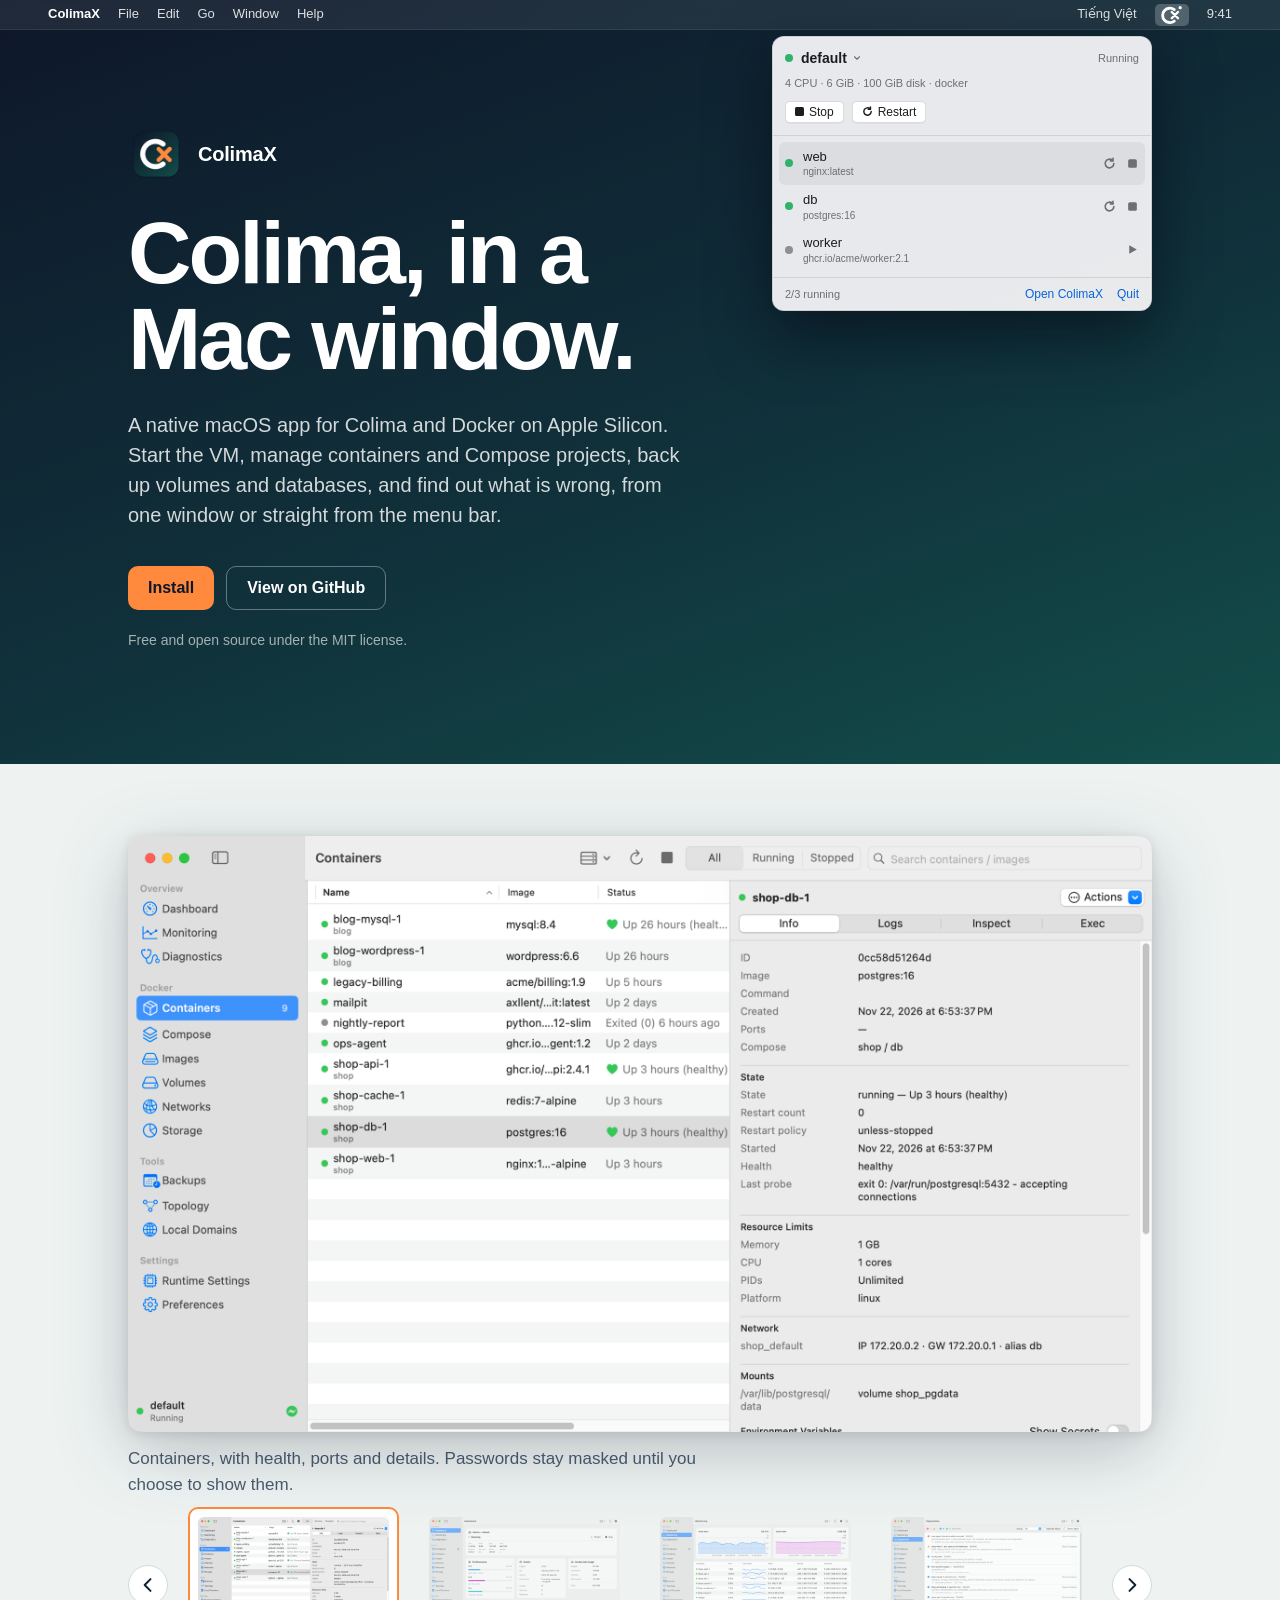
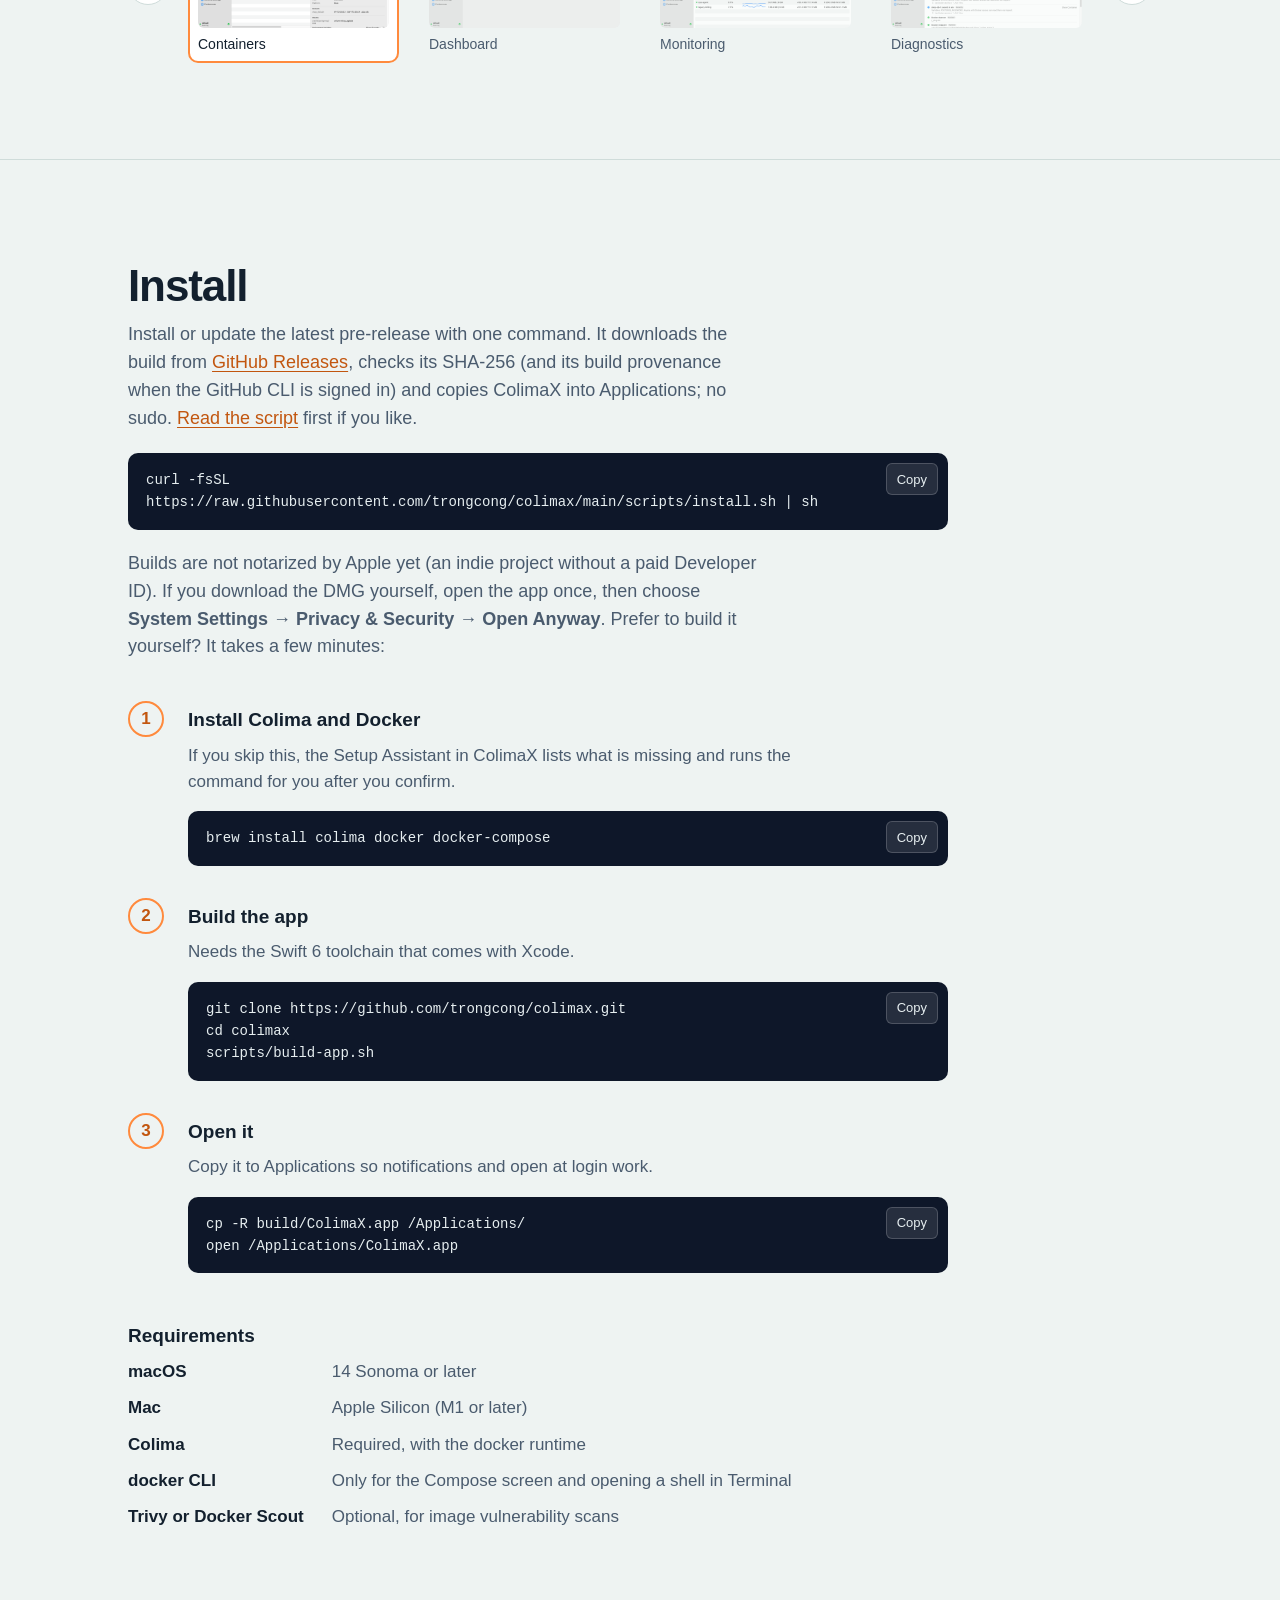
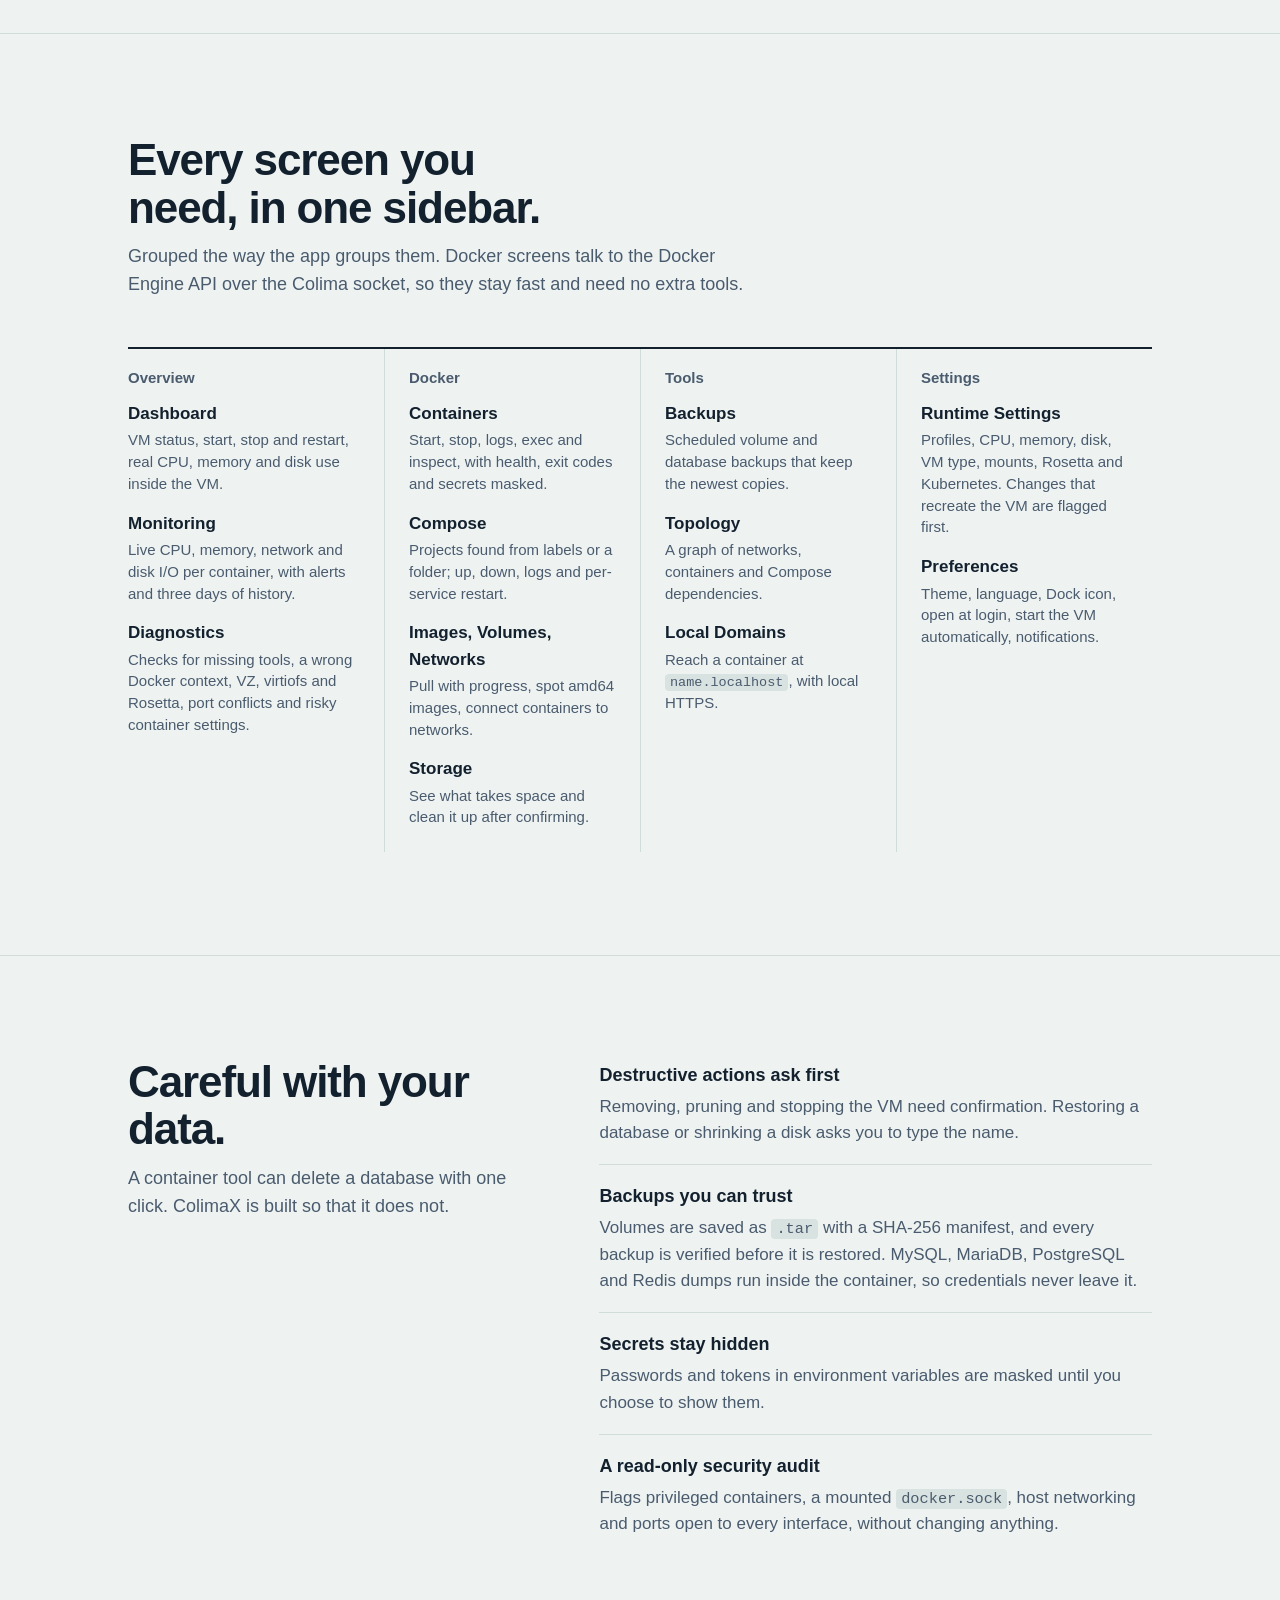
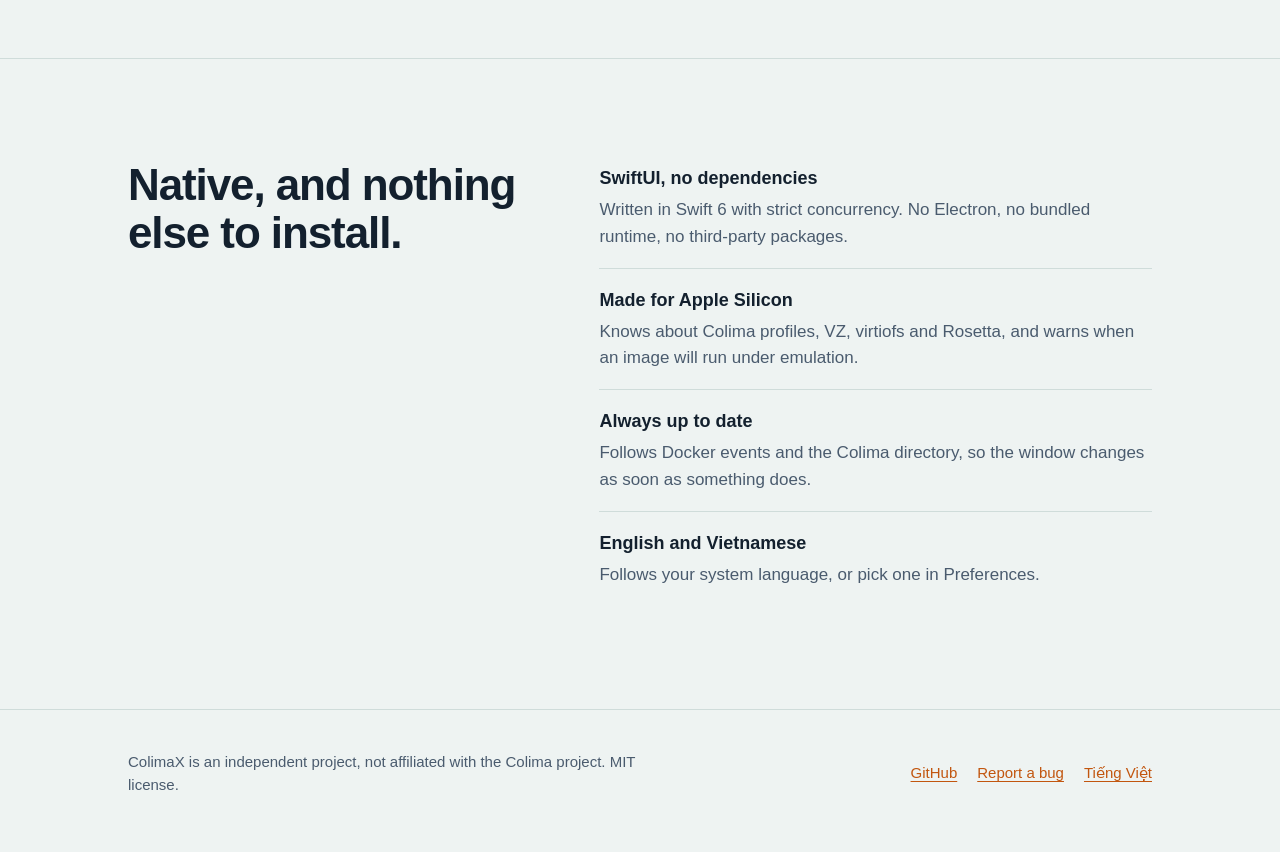
<file: site/index.html>
<!doctype html>
<html lang="en">
<head>
  <meta charset="utf-8">
  <meta name="viewport" content="width=device-width, initial-scale=1">
  <title>ColimaX: Colima and Docker for macOS</title>
  <meta name="description" content="ColimaX is a free, native macOS app for running Colima and Docker on Apple Silicon: VM and profiles, containers, Compose, backups and diagnostics in one window and the menu bar.">
  <meta name="color-scheme" content="light dark">
  <meta property="og:title" content="ColimaX">
  <meta property="og:description" content="A native macOS app for Colima and Docker on Apple Silicon.">
  <meta property="og:image" content="icon.png">
  <link rel="icon" type="image/png" href="icon.png">
  <link rel="apple-touch-icon" href="icon.png">
  <link rel="alternate" hreflang="vi" href="vi/">
  <link rel="stylesheet" href="style.css">
</head>
<body>
<a class="skip" href="#main">Skip to content</a>

<header class="hero">
  <div class="menubar">
    <span class="app" aria-hidden="true">ColimaX</span>
    <span class="item" aria-hidden="true">File</span>
    <span class="item" aria-hidden="true">Edit</span>
    <span class="item" aria-hidden="true">Go</span>
    <span class="item" aria-hidden="true">Window</span>
    <span class="item" aria-hidden="true">Help</span>
    <span class="spacer"></span>
    <a class="lang" href="vi/" hreflang="vi" lang="vi">Tiếng Việt</a>
    <span class="glyph" aria-hidden="true">
      <svg width="21" height="18" viewBox="223 212 659 576" fill="none" stroke="#fff" stroke-linecap="round">
        <!-- Same geometry as MenuBarIcon.swift (1024-pt design space, y flipped for SVG). -->
        <path d="M640 330A230 230 0 1 0 640 694" stroke-width="92"/>
        <path d="M560 604L760 404M760 604L560 404" stroke-width="78"/>
        <circle cx="830" cy="264" r="52" fill="#fff" stroke="none"/>
      </svg>
    </span>
    <span class="clock" aria-hidden="true">9:41</span>
  </div>

  <div class="wrap hero-body">
    <div>
      <div class="brand"><img src="icon.png" alt="" width="56" height="56"><span>ColimaX</span></div>
      <h1>Colima, in a Mac window.</h1>
      <p class="lede">A native macOS app for Colima and Docker on Apple Silicon. Start the VM, manage containers and Compose projects, back up volumes and databases, and find out what is wrong, from one window or straight from the menu bar.</p>
      <div class="actions">
        <a class="button primary" href="#install">Install</a>
        <a class="button secondary" href="https://github.com/trongcong/colimax">View on GitHub</a>
      </div>
      <p class="note">Free and open source under the MIT license.</p>
    </div>

    <div class="popover" role="img" aria-label="The ColimaX menu bar menu: profile default is running with 4 CPU and 6 GiB, two of three containers are running.">
      <div class="pop-head">
        <div class="pop-row"><span class="dot on"></span><span class="profile">default</span><span class="status">Running</span></div>
        <div class="pop-summary">4 CPU · 6 GiB · 100 GiB disk · docker</div>
        <div class="pop-buttons">
          <span><svg width="9" height="9" viewBox="0 0 9 9"><rect width="9" height="9" rx="1.5" fill="currentColor"/></svg>Stop</span>
          <span><svg width="11" height="11" viewBox="0 0 12 12" fill="none" stroke="currentColor" stroke-width="1.6" stroke-linecap="round"><path d="M10 6a4 4 0 1 1-1.2-2.85"/><path d="M9.2 1.2v2.4H6.8"/></svg>Restart</span>
        </div>
      </div>
      <div class="pop-divider"></div>
      <ul class="pop-list">
        <li><span class="dot on"></span><span><span class="name">web</span><span class="image">nginx:latest</span></span>
          <span class="ctl"><svg viewBox="0 0 12 12" fill="none" stroke="currentColor" stroke-width="1.5" stroke-linecap="round"><path d="M10 6a4 4 0 1 1-1.2-2.85"/><path d="M9.2 1.2v2.4H6.8"/></svg><svg viewBox="0 0 12 12"><rect x="2" y="2" width="8" height="8" rx="1.5" fill="currentColor"/></svg></span></li>
        <li><span class="dot on"></span><span><span class="name">db</span><span class="image">postgres:16</span></span>
          <span class="ctl"><svg viewBox="0 0 12 12" fill="none" stroke="currentColor" stroke-width="1.5" stroke-linecap="round"><path d="M10 6a4 4 0 1 1-1.2-2.85"/><path d="M9.2 1.2v2.4H6.8"/></svg><svg viewBox="0 0 12 12"><rect x="2" y="2" width="8" height="8" rx="1.5" fill="currentColor"/></svg></span></li>
        <li><span class="dot"></span><span><span class="name">worker</span><span class="image">ghcr.io/acme/worker:2.1</span></span>
          <span class="ctl"><svg viewBox="0 0 12 12"><path d="M3 2l7 4-7 4z" fill="currentColor"/></svg></span></li>
      </ul>
      <div class="pop-divider"></div>
      <div class="pop-foot"><span>2/3 running</span><b class="push">Open ColimaX</b><b>Quit</b></div>
    </div>
  </div>
</header>

<main id="main">

<section class="shots" data-thumbs-label="Screenshots" data-prev-label="Previous screenshot" data-next-label="Next screenshot" aria-label="Screenshots">
  <div class="wrap">
    <figure class="shot shot-main" data-label="Containers">
      <img src="img/containers.png" width="2200" height="1460" loading="eager" alt="The Containers screen: two Compose projects and standalone containers with health and ports; the details of shop-db-1 show restart policy, memory limit, mounts and environment variables with the password masked.">
      <figcaption>Containers, with health, ports and details. Passwords stay masked until you choose to show them.</figcaption>
    </figure>
    <div class="shot-grid">
      <figure class="shot" data-label="Dashboard">
        <img src="img/dashboard.png" width="2200" height="1460" loading="lazy" alt="The Dashboard: VM running with CPU, memory and disk use inside the VM, Docker engine details and disk usage.">
        <figcaption>Dashboard: what the VM is really using.</figcaption>
      </figure>
      <figure class="shot" data-label="Monitoring">
        <img src="img/monitoring.png" width="2200" height="1460" loading="lazy" alt="The Monitoring screen: live CPU and memory charts and per-container network and disk I/O.">
        <figcaption>Monitoring: live charts per container.</figcaption>
      </figure>
      <figure class="shot" data-label="Diagnostics">
        <img src="img/diagnostics.png" width="2200" height="1460" loading="lazy" alt="The Diagnostics screen: runtime checks and security findings such as a mounted docker.sock and a port open to every interface.">
        <figcaption>Diagnostics: setup checks and a read-only security audit.</figcaption>
      </figure>
    </div>
  </div>
</section>

  <section id="install">
    <div class="wrap">
      <h2>Install</h2>
      <p class="intro">Install or update the latest pre-release with one command. It downloads the build from <a href="https://github.com/trongcong/colimax/releases">GitHub Releases</a>, checks its SHA-256 (and its build provenance when the GitHub CLI is signed in) and copies ColimaX into Applications; no sudo. <a href="https://github.com/trongcong/colimax/blob/main/scripts/install.sh">Read the script</a> first if you like.</p>
      <div class="code-block"><pre class="code"><code>curl -fsSL https://raw.githubusercontent.com/trongcong/colimax/main/scripts/install.sh | sh</code></pre><button class="copy" type="button" data-done="Copied" data-failed="Copy failed">Copy</button></div>
      <p class="intro">Builds are not notarized by Apple yet (an indie project without a paid Developer ID). If you download the DMG yourself, open the app once, then choose <strong>System Settings → Privacy &amp; Security → Open Anyway</strong>. Prefer to build it yourself? It takes a few minutes:</p>
      <ol class="steps">
        <li>
          <h3>Install Colima and Docker</h3>
          <p>If you skip this, the Setup Assistant in ColimaX lists what is missing and runs the command for you after you confirm.</p>
          <div class="code-block"><pre class="code"><code>brew install colima docker docker-compose</code></pre><button class="copy" type="button" data-done="Copied" data-failed="Copy failed">Copy</button></div>
        </li>
        <li>
          <h3>Build the app</h3>
          <p>Needs the Swift 6 toolchain that comes with Xcode.</p>
          <div class="code-block"><pre class="code"><code>git clone https://github.com/trongcong/colimax.git
cd colimax
scripts/build-app.sh</code></pre><button class="copy" type="button" data-done="Copied" data-failed="Copy failed">Copy</button></div>
        </li>
        <li>
          <h3>Open it</h3>
          <p>Copy it to Applications so notifications and open at login work.</p>
          <div class="code-block"><pre class="code"><code>cp -R build/ColimaX.app /Applications/
open /Applications/ColimaX.app</code></pre><button class="copy" type="button" data-done="Copied" data-failed="Copy failed">Copy</button></div>
        </li>
      </ol>

      <h3 class="subhead">Requirements</h3>
      <dl class="requirements">
        <dt>macOS</dt><dd>14 Sonoma or later</dd>
        <dt>Mac</dt><dd>Apple Silicon (M1 or later)</dd>
        <dt>Colima</dt><dd>Required, with the docker runtime</dd>
        <dt>docker CLI</dt><dd>Only for the Compose screen and opening a shell in Terminal</dd>
        <dt>Trivy or Docker Scout</dt><dd>Optional, for image vulnerability scans</dd>
      </dl>
    </div>
  </section>
  <section>
    <div class="wrap">
      <h2>Every screen you need, in one sidebar.</h2>
      <p class="intro">Grouped the way the app groups them. Docker screens talk to the Docker Engine API over the Colima socket, so they stay fast and need no extra tools.</p>
      <div class="sidebar">
        <div class="group">
          <h3>Overview</h3>
          <dl>
            <dt>Dashboard</dt><dd>VM status, start, stop and restart, real CPU, memory and disk use inside the VM.</dd>
            <dt>Monitoring</dt><dd>Live CPU, memory, network and disk I/O per container, with alerts and three days of history.</dd>
            <dt>Diagnostics</dt><dd>Checks for missing tools, a wrong Docker context, VZ, virtiofs and Rosetta, port conflicts and risky container settings.</dd>
          </dl>
        </div>
        <div class="group">
          <h3>Docker</h3>
          <dl>
            <dt>Containers</dt><dd>Start, stop, logs, exec and inspect, with health, exit codes and secrets masked.</dd>
            <dt>Compose</dt><dd>Projects found from labels or a folder; up, down, logs and per-service restart.</dd>
            <dt>Images, Volumes, Networks</dt><dd>Pull with progress, spot amd64 images, connect containers to networks.</dd>
            <dt>Storage</dt><dd>See what takes space and clean it up after confirming.</dd>
          </dl>
        </div>
        <div class="group">
          <h3>Tools</h3>
          <dl>
            <dt>Backups</dt><dd>Scheduled volume and database backups that keep the newest copies.</dd>
            <dt>Topology</dt><dd>A graph of networks, containers and Compose dependencies.</dd>
            <dt>Local Domains</dt><dd>Reach a container at <code>name.localhost</code>, with local HTTPS.</dd>
          </dl>
        </div>
        <div class="group">
          <h3>Settings</h3>
          <dl>
            <dt>Runtime Settings</dt><dd>Profiles, CPU, memory, disk, VM type, mounts, Rosetta and Kubernetes. Changes that recreate the VM are flagged first.</dd>
            <dt>Preferences</dt><dd>Theme, language, Dock icon, open at login, start the VM automatically, notifications.</dd>
          </dl>
        </div>
      </div>
    </div>
  </section>

  <section>
    <div class="wrap split">
      <div>
        <h2>Careful with your data.</h2>
        <p class="intro">A container tool can delete a database with one click. ColimaX is built so that it does not.</p>
      </div>
      <ul class="points">
        <li><strong>Destructive actions ask first</strong><span>Removing, pruning and stopping the VM need confirmation. Restoring a database or shrinking a disk asks you to type the name.</span></li>
        <li><strong>Backups you can trust</strong><span>Volumes are saved as <code>.tar</code> with a SHA-256 manifest, and every backup is verified before it is restored. MySQL, MariaDB, PostgreSQL and Redis dumps run inside the container, so credentials never leave it.</span></li>
        <li><strong>Secrets stay hidden</strong><span>Passwords and tokens in environment variables are masked until you choose to show them.</span></li>
        <li><strong>A read-only security audit</strong><span>Flags privileged containers, a mounted <code>docker.sock</code>, host networking and ports open to every interface, without changing anything.</span></li>
      </ul>
    </div>
  </section>

  <section>
    <div class="wrap split">
      <div>
        <h2>Native, and nothing else to install.</h2>
      </div>
      <ul class="points">
        <li><strong>SwiftUI, no dependencies</strong><span>Written in Swift 6 with strict concurrency. No Electron, no bundled runtime, no third-party packages.</span></li>
        <li><strong>Made for Apple Silicon</strong><span>Knows about Colima profiles, VZ, virtiofs and Rosetta, and warns when an image will run under emulation.</span></li>
        <li><strong>Always up to date</strong><span>Follows Docker events and the Colima directory, so the window changes as soon as something does.</span></li>
        <li><strong>English and Vietnamese</strong><span>Follows your system language, or pick one in Preferences.</span></li>
      </ul>
    </div>
  </section>
</main>

<footer>
  <div class="wrap">
    <p>ColimaX is an independent project, not affiliated with the Colima project. MIT license.</p>
    <nav aria-label="Links">
      <a href="https://github.com/trongcong/colimax">GitHub</a>
      <a href="https://github.com/trongcong/colimax/issues">Report a bug</a>
      <a href="vi/" hreflang="vi" lang="vi">Tiếng Việt</a>
    </nav>
  </div>
</footer>

<script src="copy.js"></script>
<script src="gallery.js"></script>
</body>
</html>
</file>
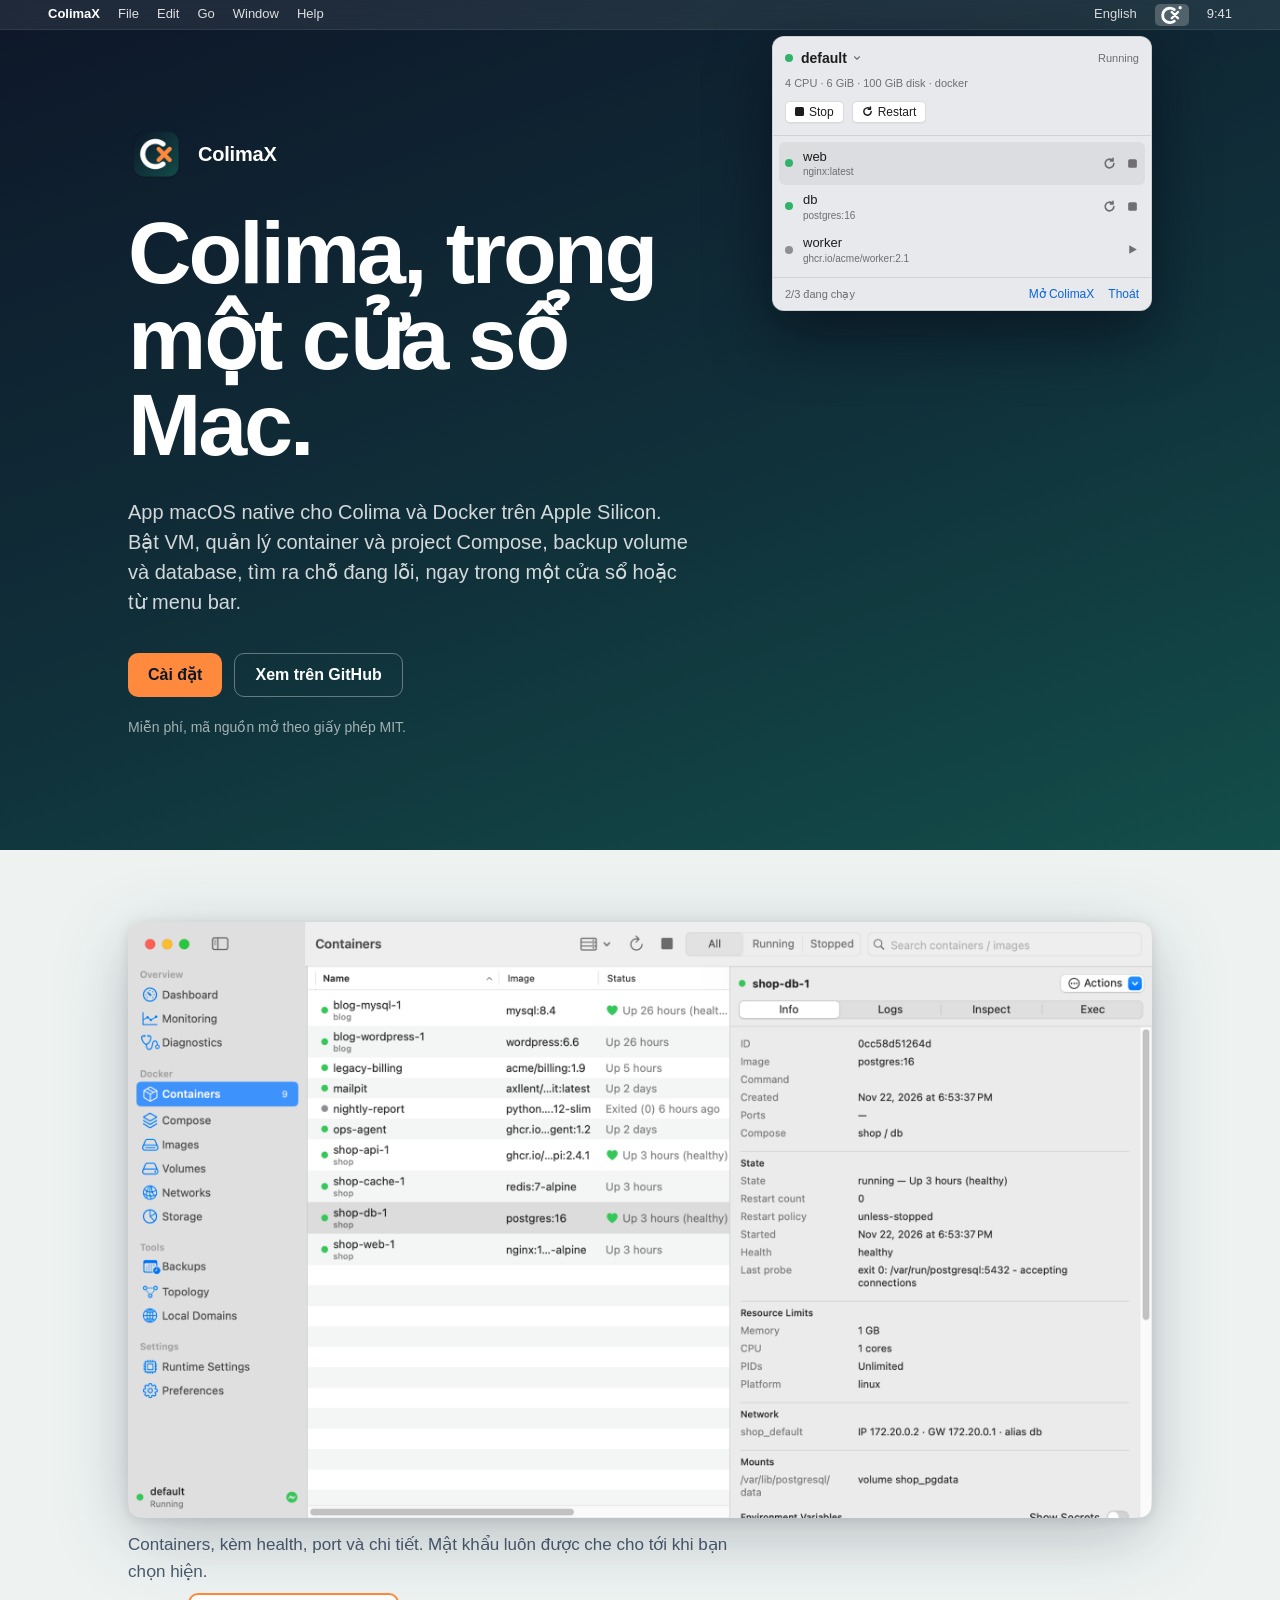
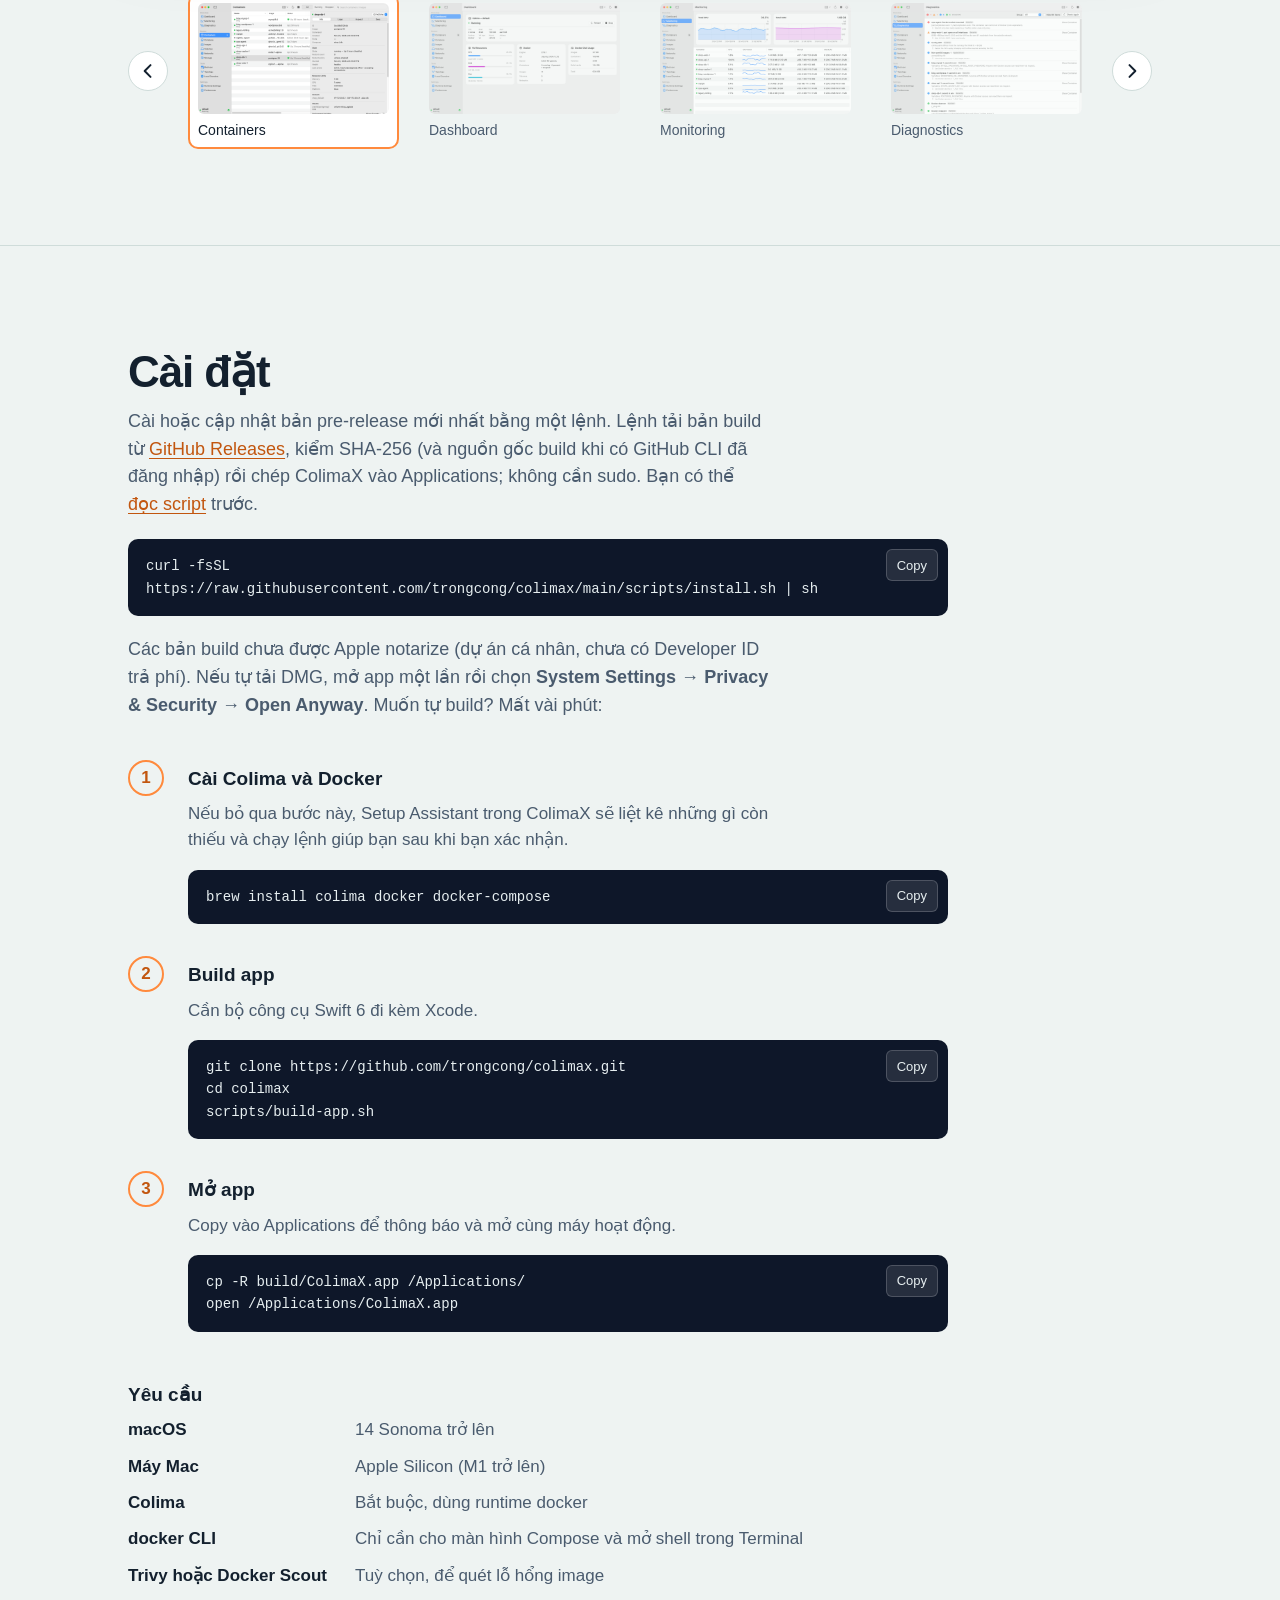
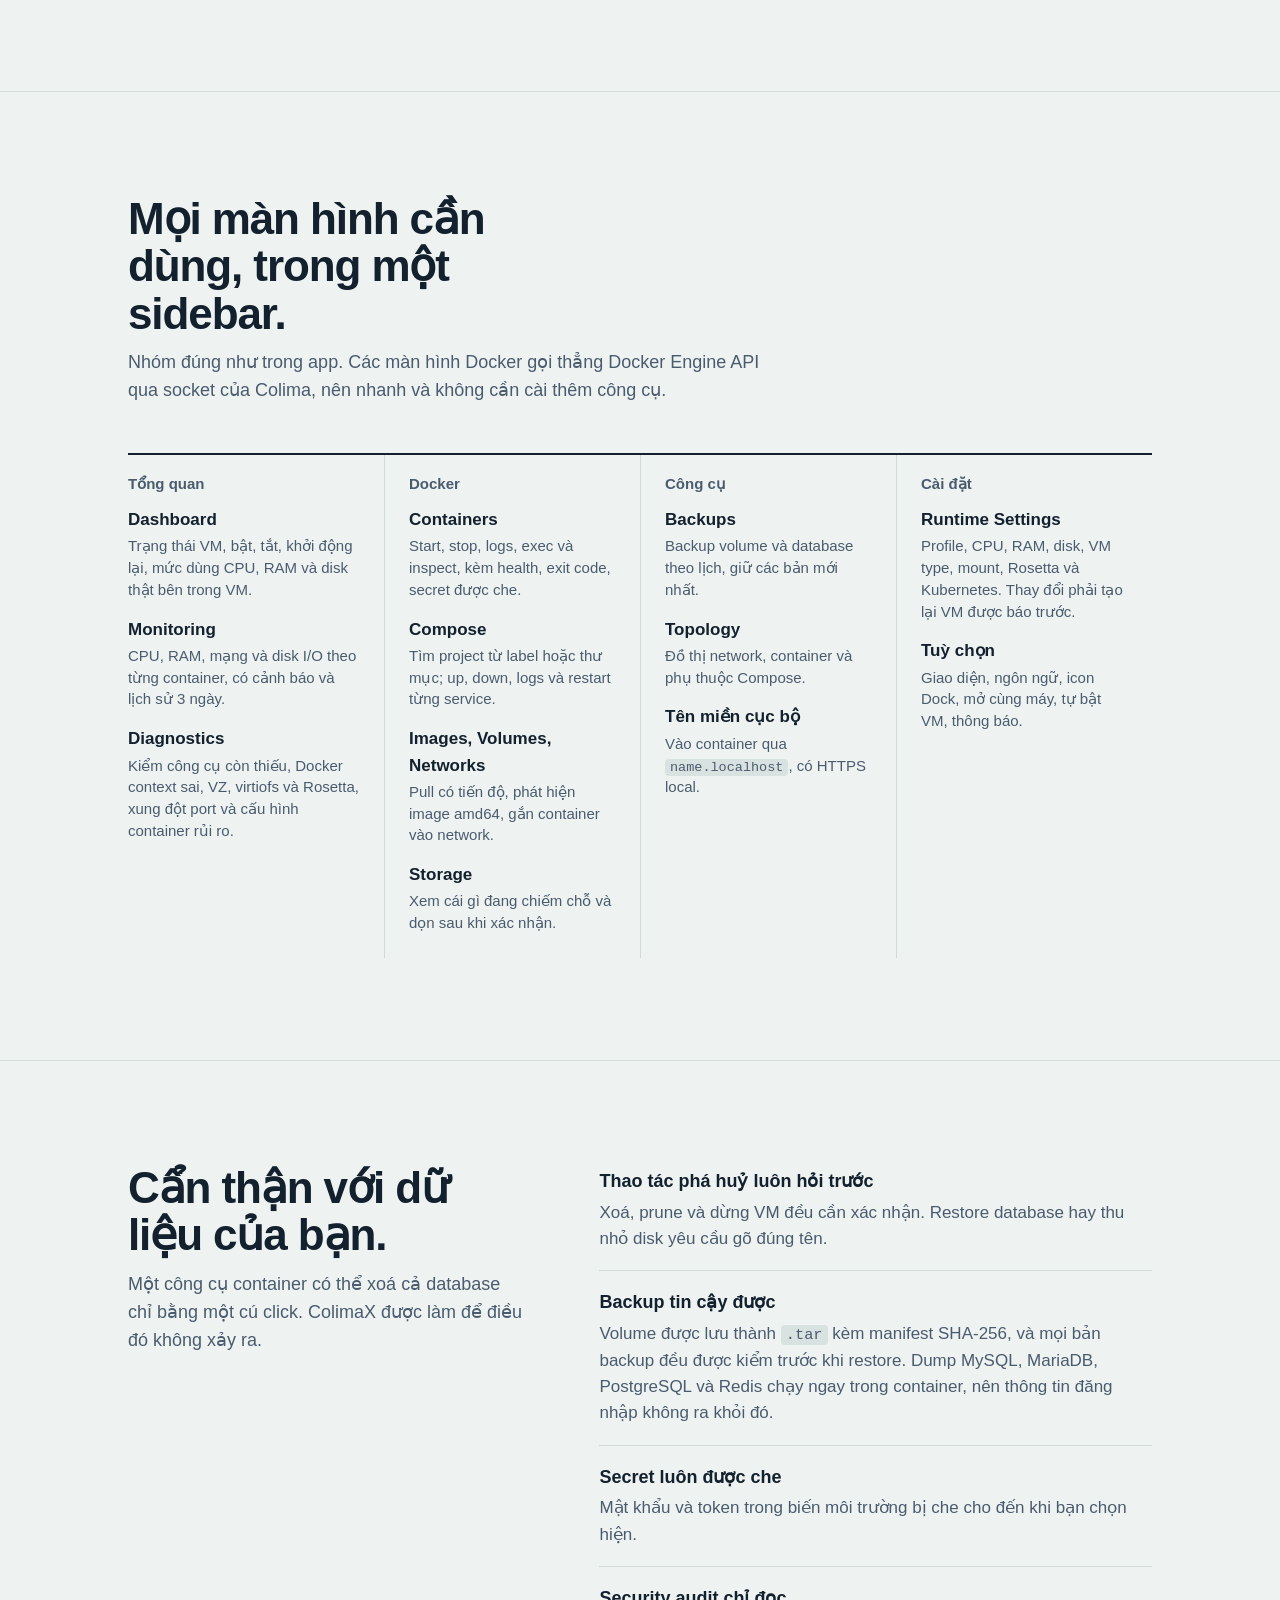
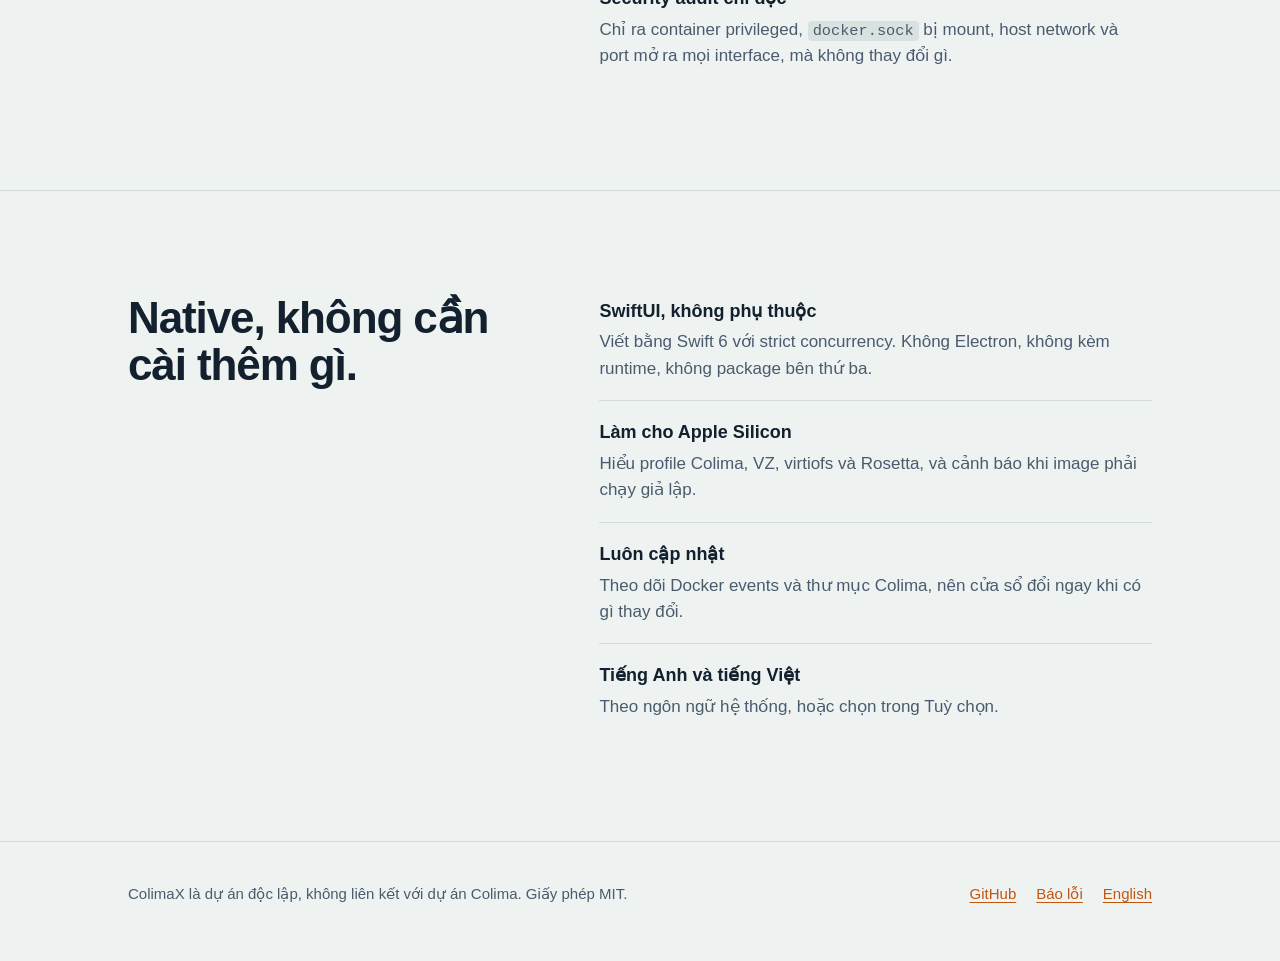
<file: site/vi/index.html>
<!doctype html>
<html lang="vi">
<head>
  <meta charset="utf-8">
  <meta name="viewport" content="width=device-width, initial-scale=1">
  <title>ColimaX: Colima và Docker cho macOS</title>
  <meta name="description" content="ColimaX là app macOS native, miễn phí, để chạy Colima và Docker trên Apple Silicon: VM và profile, container, Compose, backup và chẩn đoán trong một cửa sổ và trên menu bar.">
  <meta name="color-scheme" content="light dark">
  <meta property="og:title" content="ColimaX">
  <meta property="og:description" content="App macOS native cho Colima và Docker trên Apple Silicon.">
  <meta property="og:image" content="../icon.png">
  <link rel="icon" type="image/png" href="../icon.png">
  <link rel="apple-touch-icon" href="../icon.png">
  <link rel="alternate" hreflang="en" href="../">
  <link rel="stylesheet" href="../style.css">
</head>
<body>
<a class="skip" href="#main">Bỏ qua, tới nội dung</a>

<header class="hero">
  <div class="menubar">
    <span class="app" aria-hidden="true">ColimaX</span>
    <span class="item" aria-hidden="true">File</span>
    <span class="item" aria-hidden="true">Edit</span>
    <span class="item" aria-hidden="true">Go</span>
    <span class="item" aria-hidden="true">Window</span>
    <span class="item" aria-hidden="true">Help</span>
    <span class="spacer"></span>
    <a class="lang" href="../" hreflang="en" lang="en">English</a>
    <span class="glyph" aria-hidden="true">
      <svg width="21" height="18" viewBox="223 212 659 576" fill="none" stroke="#fff" stroke-linecap="round">
        <!-- Same geometry as MenuBarIcon.swift (1024-pt design space, y flipped for SVG). -->
        <path d="M640 330A230 230 0 1 0 640 694" stroke-width="92"/>
        <path d="M560 604L760 404M760 604L560 404" stroke-width="78"/>
        <circle cx="830" cy="264" r="52" fill="#fff" stroke="none"/>
      </svg>
    </span>
    <span class="clock" aria-hidden="true">9:41</span>
  </div>

  <div class="wrap hero-body">
    <div>
      <div class="brand"><img src="../icon.png" alt="" width="56" height="56"><span>ColimaX</span></div>
      <h1>Colima, trong một cửa sổ Mac.</h1>
      <p class="lede">App macOS native cho Colima và Docker trên Apple Silicon. Bật VM, quản lý container và project Compose, backup volume và database, tìm ra chỗ đang lỗi, ngay trong một cửa sổ hoặc từ menu bar.</p>
      <div class="actions">
        <a class="button primary" href="#install">Cài đặt</a>
        <a class="button secondary" href="https://github.com/trongcong/colimax">Xem trên GitHub</a>
      </div>
      <p class="note">Miễn phí, mã nguồn mở theo giấy phép MIT.</p>
    </div>

    <div class="popover" role="img" aria-label="Menu của ColimaX trên menu bar: profile default đang chạy với 4 CPU và 6 GiB, 2 trên 3 container đang chạy.">
      <div class="pop-head">
        <div class="pop-row"><span class="dot on"></span><span class="profile">default</span><span class="status">Running</span></div>
        <div class="pop-summary">4 CPU · 6 GiB · 100 GiB disk · docker</div>
        <div class="pop-buttons">
          <span><svg width="9" height="9" viewBox="0 0 9 9"><rect width="9" height="9" rx="1.5" fill="currentColor"/></svg>Stop</span>
          <span><svg width="11" height="11" viewBox="0 0 12 12" fill="none" stroke="currentColor" stroke-width="1.6" stroke-linecap="round"><path d="M10 6a4 4 0 1 1-1.2-2.85"/><path d="M9.2 1.2v2.4H6.8"/></svg>Restart</span>
        </div>
      </div>
      <div class="pop-divider"></div>
      <ul class="pop-list">
        <li><span class="dot on"></span><span><span class="name">web</span><span class="image">nginx:latest</span></span>
          <span class="ctl"><svg viewBox="0 0 12 12" fill="none" stroke="currentColor" stroke-width="1.5" stroke-linecap="round"><path d="M10 6a4 4 0 1 1-1.2-2.85"/><path d="M9.2 1.2v2.4H6.8"/></svg><svg viewBox="0 0 12 12"><rect x="2" y="2" width="8" height="8" rx="1.5" fill="currentColor"/></svg></span></li>
        <li><span class="dot on"></span><span><span class="name">db</span><span class="image">postgres:16</span></span>
          <span class="ctl"><svg viewBox="0 0 12 12" fill="none" stroke="currentColor" stroke-width="1.5" stroke-linecap="round"><path d="M10 6a4 4 0 1 1-1.2-2.85"/><path d="M9.2 1.2v2.4H6.8"/></svg><svg viewBox="0 0 12 12"><rect x="2" y="2" width="8" height="8" rx="1.5" fill="currentColor"/></svg></span></li>
        <li><span class="dot"></span><span><span class="name">worker</span><span class="image">ghcr.io/acme/worker:2.1</span></span>
          <span class="ctl"><svg viewBox="0 0 12 12"><path d="M3 2l7 4-7 4z" fill="currentColor"/></svg></span></li>
      </ul>
      <div class="pop-divider"></div>
      <div class="pop-foot"><span>2/3 đang chạy</span><b class="push">Mở ColimaX</b><b>Thoát</b></div>
    </div>
  </div>
</header>

<main id="main">

<section class="shots" data-thumbs-label="Ảnh chụp màn hình" data-prev-label="Ảnh trước" data-next-label="Ảnh sau" aria-label="Ảnh chụp màn hình">
  <div class="wrap">
    <figure class="shot shot-main" data-label="Containers">
      <img src="../img/containers.png" width="2200" height="1460" loading="eager" alt="Màn hình Containers: hai project Compose và các container độc lập kèm health và port; phần chi tiết của shop-db-1 hiện restart policy, giới hạn RAM, mount và biến môi trường với mật khẩu đã được che.">
      <figcaption>Containers, kèm health, port và chi tiết. Mật khẩu luôn được che cho tới khi bạn chọn hiện.</figcaption>
    </figure>
    <div class="shot-grid">
      <figure class="shot" data-label="Dashboard">
        <img src="../img/dashboard.png" width="2200" height="1460" loading="lazy" alt="Dashboard: VM đang chạy, mức dùng CPU, RAM và disk bên trong VM, thông tin Docker engine và dung lượng.">
        <figcaption>Dashboard: VM thực sự đang dùng bao nhiêu.</figcaption>
      </figure>
      <figure class="shot" data-label="Monitoring">
        <img src="../img/monitoring.png" width="2200" height="1460" loading="lazy" alt="Màn hình Monitoring: biểu đồ CPU và RAM trực tiếp, network và disk I/O theo từng container.">
        <figcaption>Monitoring: biểu đồ trực tiếp theo container.</figcaption>
      </figure>
      <figure class="shot" data-label="Diagnostics">
        <img src="../img/diagnostics.png" width="2200" height="1460" loading="lazy" alt="Màn hình Diagnostics: các bước kiểm tra runtime và cảnh báo bảo mật như docker.sock bị mount và port mở ra mọi interface.">
        <figcaption>Diagnostics: kiểm tra cấu hình và security audit chỉ đọc.</figcaption>
      </figure>
    </div>
  </div>
</section>

  <section id="install">
    <div class="wrap">
      <h2>Cài đặt</h2>
      <p class="intro">Cài hoặc cập nhật bản pre-release mới nhất bằng một lệnh. Lệnh tải bản build từ <a href="https://github.com/trongcong/colimax/releases">GitHub Releases</a>, kiểm SHA-256 (và nguồn gốc build khi có GitHub CLI đã đăng nhập) rồi chép ColimaX vào Applications; không cần sudo. Bạn có thể <a href="https://github.com/trongcong/colimax/blob/main/scripts/install.sh">đọc script</a> trước.</p>
      <div class="code-block"><pre class="code"><code>curl -fsSL https://raw.githubusercontent.com/trongcong/colimax/main/scripts/install.sh | sh</code></pre><button class="copy" type="button" data-done="Đã copy" data-failed="Không copy được">Copy</button></div>
      <p class="intro">Các bản build chưa được Apple notarize (dự án cá nhân, chưa có Developer ID trả phí). Nếu tự tải DMG, mở app một lần rồi chọn <strong>System Settings → Privacy &amp; Security → Open Anyway</strong>. Muốn tự build? Mất vài phút:</p>
      <ol class="steps">
        <li>
          <h3>Cài Colima và Docker</h3>
          <p>Nếu bỏ qua bước này, Setup Assistant trong ColimaX sẽ liệt kê những gì còn thiếu và chạy lệnh giúp bạn sau khi bạn xác nhận.</p>
          <div class="code-block"><pre class="code"><code>brew install colima docker docker-compose</code></pre><button class="copy" type="button" data-done="Đã copy" data-failed="Không copy được">Copy</button></div>
        </li>
        <li>
          <h3>Build app</h3>
          <p>Cần bộ công cụ Swift 6 đi kèm Xcode.</p>
          <div class="code-block"><pre class="code"><code>git clone https://github.com/trongcong/colimax.git
cd colimax
scripts/build-app.sh</code></pre><button class="copy" type="button" data-done="Đã copy" data-failed="Không copy được">Copy</button></div>
        </li>
        <li>
          <h3>Mở app</h3>
          <p>Copy vào Applications để thông báo và mở cùng máy hoạt động.</p>
          <div class="code-block"><pre class="code"><code>cp -R build/ColimaX.app /Applications/
open /Applications/ColimaX.app</code></pre><button class="copy" type="button" data-done="Đã copy" data-failed="Không copy được">Copy</button></div>
        </li>
      </ol>

      <h3 class="subhead">Yêu cầu</h3>
      <dl class="requirements">
        <dt>macOS</dt><dd>14 Sonoma trở lên</dd>
        <dt>Máy Mac</dt><dd>Apple Silicon (M1 trở lên)</dd>
        <dt>Colima</dt><dd>Bắt buộc, dùng runtime docker</dd>
        <dt>docker CLI</dt><dd>Chỉ cần cho màn hình Compose và mở shell trong Terminal</dd>
        <dt>Trivy hoặc Docker Scout</dt><dd>Tuỳ chọn, để quét lỗ hổng image</dd>
      </dl>
    </div>
  </section>
  <section>
    <div class="wrap">
      <h2>Mọi màn hình cần dùng, trong một sidebar.</h2>
      <p class="intro">Nhóm đúng như trong app. Các màn hình Docker gọi thẳng Docker Engine API qua socket của Colima, nên nhanh và không cần cài thêm công cụ.</p>
      <div class="sidebar">
        <div class="group">
          <h3>Tổng quan</h3>
          <dl>
            <dt>Dashboard</dt><dd>Trạng thái VM, bật, tắt, khởi động lại, mức dùng CPU, RAM và disk thật bên trong VM.</dd>
            <dt>Monitoring</dt><dd>CPU, RAM, mạng và disk I/O theo từng container, có cảnh báo và lịch sử 3 ngày.</dd>
            <dt>Diagnostics</dt><dd>Kiểm công cụ còn thiếu, Docker context sai, VZ, virtiofs và Rosetta, xung đột port và cấu hình container rủi ro.</dd>
          </dl>
        </div>
        <div class="group">
          <h3>Docker</h3>
          <dl>
            <dt>Containers</dt><dd>Start, stop, logs, exec và inspect, kèm health, exit code, secret được che.</dd>
            <dt>Compose</dt><dd>Tìm project từ label hoặc thư mục; up, down, logs và restart từng service.</dd>
            <dt>Images, Volumes, Networks</dt><dd>Pull có tiến độ, phát hiện image amd64, gắn container vào network.</dd>
            <dt>Storage</dt><dd>Xem cái gì đang chiếm chỗ và dọn sau khi xác nhận.</dd>
          </dl>
        </div>
        <div class="group">
          <h3>Công cụ</h3>
          <dl>
            <dt>Backups</dt><dd>Backup volume và database theo lịch, giữ các bản mới nhất.</dd>
            <dt>Topology</dt><dd>Đồ thị network, container và phụ thuộc Compose.</dd>
            <dt>Tên miền cục bộ</dt><dd>Vào container qua <code>name.localhost</code>, có HTTPS local.</dd>
          </dl>
        </div>
        <div class="group">
          <h3>Cài đặt</h3>
          <dl>
            <dt>Runtime Settings</dt><dd>Profile, CPU, RAM, disk, VM type, mount, Rosetta và Kubernetes. Thay đổi phải tạo lại VM được báo trước.</dd>
            <dt>Tuỳ chọn</dt><dd>Giao diện, ngôn ngữ, icon Dock, mở cùng máy, tự bật VM, thông báo.</dd>
          </dl>
        </div>
      </div>
    </div>
  </section>

  <section>
    <div class="wrap split">
      <div>
        <h2>Cẩn thận với dữ liệu của bạn.</h2>
        <p class="intro">Một công cụ container có thể xoá cả database chỉ bằng một cú click. ColimaX được làm để điều đó không xảy ra.</p>
      </div>
      <ul class="points">
        <li><strong>Thao tác phá huỷ luôn hỏi trước</strong><span>Xoá, prune và dừng VM đều cần xác nhận. Restore database hay thu nhỏ disk yêu cầu gõ đúng tên.</span></li>
        <li><strong>Backup tin cậy được</strong><span>Volume được lưu thành <code>.tar</code> kèm manifest SHA-256, và mọi bản backup đều được kiểm trước khi restore. Dump MySQL, MariaDB, PostgreSQL và Redis chạy ngay trong container, nên thông tin đăng nhập không ra khỏi đó.</span></li>
        <li><strong>Secret luôn được che</strong><span>Mật khẩu và token trong biến môi trường bị che cho đến khi bạn chọn hiện.</span></li>
        <li><strong>Security audit chỉ đọc</strong><span>Chỉ ra container privileged, <code>docker.sock</code> bị mount, host network và port mở ra mọi interface, mà không thay đổi gì.</span></li>
      </ul>
    </div>
  </section>

  <section>
    <div class="wrap split">
      <div>
        <h2>Native, không cần cài thêm gì.</h2>
      </div>
      <ul class="points">
        <li><strong>SwiftUI, không phụ thuộc</strong><span>Viết bằng Swift 6 với strict concurrency. Không Electron, không kèm runtime, không package bên thứ ba.</span></li>
        <li><strong>Làm cho Apple Silicon</strong><span>Hiểu profile Colima, VZ, virtiofs và Rosetta, và cảnh báo khi image phải chạy giả lập.</span></li>
        <li><strong>Luôn cập nhật</strong><span>Theo dõi Docker events và thư mục Colima, nên cửa sổ đổi ngay khi có gì thay đổi.</span></li>
        <li><strong>Tiếng Anh và tiếng Việt</strong><span>Theo ngôn ngữ hệ thống, hoặc chọn trong Tuỳ chọn.</span></li>
      </ul>
    </div>
  </section>
</main>

<footer>
  <div class="wrap">
    <p>ColimaX là dự án độc lập, không liên kết với dự án Colima. Giấy phép MIT.</p>
    <nav aria-label="Liên kết">
      <a href="https://github.com/trongcong/colimax">GitHub</a>
      <a href="https://github.com/trongcong/colimax/issues">Báo lỗi</a>
      <a href="../" hreflang="en" lang="en">English</a>
    </nav>
  </div>
</footer>

<script src="../copy.js"></script>
<script src="../gallery.js"></script>
</body>
</html>
</file>
<file: site/style.css>
/* ColimaX landing page. Colors come from the app icon (Resources/AppIcon-1024.png):
   navy → lagoon gradient, white strokes, ember ring. Type is the macOS system face on purpose:
   the page should read like the platform the app is built for. */

:root {
  --ink: #0e1729;
  --lagoon: #134e4a;
  --ember: #ff8a3d;
  --ember-deep: #c2560f;
  --paper: #eef3f2;
  --surface: #ffffff;
  --text: #13202e;
  --muted: #4a5b6e;
  --rule: #cfdcda;
  --ok: #2fb36b;
  --code-bg: #0e1729;
  --code-text: #e6eef0;

  --sans: -apple-system, BlinkMacSystemFont, "SF Pro Text", "Helvetica Neue", "Segoe UI", Roboto, sans-serif;
  --display: -apple-system, BlinkMacSystemFont, "SF Pro Display", "Helvetica Neue", "Segoe UI", Roboto, sans-serif;
  --mono: ui-monospace, "SF Mono", Menlo, Consolas, monospace;

  --measure: 64ch;
  --gutter: clamp(16px, 4vw, 48px);
  --max: 1120px;
  color-scheme: light dark;
}

@media (prefers-color-scheme: dark) {
  :root {
    --paper: #0b1320;
    --surface: #111c2c;
    --text: #e4ecee;
    --muted: #9fb0bf;
    --rule: #22324a;
    --ember-deep: #ff9d5c;
    --code-bg: #060c16;
  }
}

* { box-sizing: border-box; }

html { -webkit-text-size-adjust: 100%; }

body {
  margin: 0;
  background: var(--paper);
  color: var(--text);
  font: 17px/1.55 var(--sans);
  -webkit-font-smoothing: antialiased;
}

a { color: var(--ember-deep); text-underline-offset: 3px; }
a:hover { text-decoration-thickness: 2px; }

:focus-visible { outline: 3px solid var(--ember); outline-offset: 3px; border-radius: 4px; }

.wrap { max-width: var(--max); margin: 0 auto; padding: 0 var(--gutter); }

.skip { position: absolute; left: -9999px; }
.skip:focus { left: 16px; top: 16px; z-index: 10; background: var(--surface); padding: 8px 12px; }

/* ---------- Hero ---------- */

.hero {
  position: relative;
  color: #fff;
  background: linear-gradient(160deg, var(--ink) 0%, #10303a 55%, var(--lagoon) 100%);
  overflow: hidden;
}

/* A macOS menu bar across the top of the hero: the app lives here. */
.menubar {
  display: flex;
  align-items: center;
  gap: 18px;
  height: 30px;
  padding: 0 var(--gutter);
  font-size: 13px;
  background: rgba(255, 255, 255, 0.08);
  backdrop-filter: blur(12px);
  -webkit-backdrop-filter: blur(12px);
  border-bottom: 1px solid rgba(255, 255, 255, 0.08);
}
.menubar .app { font-weight: 700; }
.menubar .item { opacity: 0.85; }
.menubar .spacer { flex: 1; }
.menubar .lang { color: #fff; opacity: 0.85; text-decoration: none; }
.menubar .lang:hover { opacity: 1; text-decoration: underline; }
.menubar .glyph {
  display: grid;
  place-items: center;
  width: 34px;
  height: 22px;
  border-radius: 5px;
  background: rgba(255, 255, 255, 0.22);
}
.menubar .clock { opacity: 0.85; font-variant-numeric: tabular-nums; }

.hero-body {
  display: grid;
  grid-template-columns: minmax(0, 1fr) 380px;
  gap: clamp(32px, 6vw, 80px);
  align-items: start;
  padding-top: clamp(40px, 8vw, 96px);
  padding-bottom: clamp(56px, 9vw, 112px);
}

.brand { display: flex; align-items: center; gap: 14px; margin-bottom: 28px; }
.brand img { width: 56px; height: 56px; }
.brand span { font: 600 20px/1 var(--display); letter-spacing: -0.01em; }

.hero h1 {
  margin: 0;
  font: 700 clamp(44px, 7.4vw, 88px)/0.98 var(--display);
  letter-spacing: -0.035em;
  max-width: 11ch;
}

.hero .lede {
  margin: 28px 0 0;
  max-width: 34em;
  font-size: clamp(18px, 1.6vw, 20px);
  line-height: 1.5;
  color: rgba(255, 255, 255, 0.82);
}

.actions { display: flex; flex-wrap: wrap; gap: 12px; margin-top: 36px; }

.button {
  display: inline-flex;
  align-items: center;
  gap: 8px;
  min-height: 44px;
  padding: 0 20px;
  border-radius: 10px;
  font: 600 16px/1 var(--sans);
  text-decoration: none;
  transition: background-color 0.15s ease, border-color 0.15s ease;
}
.button.primary { background: var(--ember); color: var(--ink); }
.button.primary:hover { background: #ffa15f; }
.button.secondary { color: #fff; border: 1px solid rgba(255, 255, 255, 0.35); }
.button.secondary:hover { border-color: #fff; }

.hero .note { margin: 20px 0 0; font-size: 14px; color: rgba(255, 255, 255, 0.62); max-width: 34em; }

/* ---------- Menu bar popover (a faithful copy of MenuContentView) ---------- */

.popover {
  position: relative;
  width: 380px;
  max-width: 100%;
  color: #1d1d1f;
  background: rgba(246, 246, 248, 0.94);
  border: 1px solid rgba(0, 0, 0, 0.12);
  border-radius: 12px;
  box-shadow: 0 24px 60px rgba(3, 8, 18, 0.55), 0 0 0 0.5px rgba(255, 255, 255, 0.3) inset;
  font-size: 13px;
  line-height: 1.35;
  transform-origin: 85% 0;
  animation: drop 0.42s cubic-bezier(0.2, 0.9, 0.3, 1.15) 0.25s both;
}
/* On wide screens the menu hangs from the menu bar, under the CX glyph, like the real one. */
@media (min-width: 961px) {
  .popover { justify-self: end; margin-top: calc(-1 * clamp(40px, 8vw, 96px) + 6px); }
}
@keyframes drop {
  from { opacity: 0; transform: translateY(-14px) scale(0.96); }
  to { opacity: 1; transform: none; }
}

.pop-head { padding: 12px; }
.pop-row { display: flex; align-items: center; gap: 8px; }
.pop-row .profile { display: inline-flex; align-items: center; gap: 5px; font-weight: 600; font-size: 14px; }
/* Chevron drawn from an SVG mask: the "⌄" glyph sits on the text baseline, below the label's centre. */
.pop-row .profile::after {
  content: "";
  width: 10px;
  height: 10px;
  background: #6e6e73;
  -webkit-mask: url("data:image/svg+xml,%3Csvg xmlns='http://www.w3.org/2000/svg' viewBox='0 0 24 24'%3E%3Cpolyline points='6 9 12 15 18 9' fill='none' stroke='black' stroke-width='2.6' stroke-linecap='round' stroke-linejoin='round'/%3E%3C/svg%3E") center / contain no-repeat;
  mask: url("data:image/svg+xml,%3Csvg xmlns='http://www.w3.org/2000/svg' viewBox='0 0 24 24'%3E%3Cpolyline points='6 9 12 15 18 9' fill='none' stroke='black' stroke-width='2.6' stroke-linecap='round' stroke-linejoin='round'/%3E%3C/svg%3E") center / contain no-repeat;
}
.pop-row .status { margin-left: auto; font-size: 11px; color: #6e6e73; }
.pop-summary { margin: 8px 0 10px; font-size: 11px; color: #6e6e73; }
.pop-buttons { display: flex; gap: 8px; }
.pop-buttons span {
  display: inline-flex;
  align-items: center;
  gap: 5px;
  padding: 2px 9px;
  font-size: 12px;
  background: #fff;
  border: 1px solid rgba(0, 0, 0, 0.14);
  border-radius: 5px;
  box-shadow: 0 1px 0 rgba(0, 0, 0, 0.04);
}

.dot { width: 8px; height: 8px; border-radius: 50%; flex: none; background: #8e8e93; }
.dot.on { background: var(--ok); }

.pop-divider { height: 1px; background: rgba(0, 0, 0, 0.1); }

.pop-list { list-style: none; margin: 0; padding: 6px; }
.pop-list li { display: flex; align-items: center; gap: 10px; padding: 6px; border-radius: 6px; }
.pop-list li:first-child { background: rgba(0, 0, 0, 0.05); }
.pop-list .name { display: block; font-size: 13px; }
.pop-list .image { display: block; font-size: 10px; color: #6e6e73; }
.pop-list .ctl { margin-left: auto; display: flex; gap: 10px; color: #6e6e73; }
.pop-list svg { width: 13px; height: 13px; }

.pop-foot { display: flex; align-items: center; gap: 14px; padding: 8px 12px; font-size: 11px; color: #6e6e73; }
.pop-foot .push { margin-left: auto; }
.pop-foot b { font-weight: 400; color: #0a64d8; font-size: 12px; }

/* ---------- Sections ---------- */

section { padding: clamp(56px, 8vw, 104px) 0; }
section + section { border-top: 1px solid var(--rule); }

h2 {
  margin: 0 0 12px;
  font: 700 clamp(30px, 3.8vw, 44px)/1.08 var(--display);
  letter-spacing: -0.025em;
  max-width: 18ch;
}

.intro { margin: 0; max-width: var(--measure); color: var(--muted); font-size: 18px; }

/* Screens, grouped exactly like the app's sidebar. */
.sidebar {
  display: grid;
  grid-template-columns: repeat(4, minmax(0, 1fr));
  gap: 0;
  margin-top: 48px;
  border-top: 2px solid var(--text);
}
.group { padding: 20px 24px 8px 0; }
.group + .group { padding-left: 24px; border-left: 1px solid var(--rule); }
.group h3 { margin: 0 0 14px; font: 600 15px/1.2 var(--sans); color: var(--muted); }
.group dl { margin: 0; }
.group dt { font-weight: 600; }
.group dd { margin: 2px 0 16px; color: var(--muted); font-size: 15px; line-height: 1.45; }

/* Two-column statements. */
.split {
  display: grid;
  grid-template-columns: minmax(0, 5fr) minmax(0, 7fr);
  gap: clamp(32px, 6vw, 96px);
}
.points { list-style: none; margin: 0; padding: 0; }
.points li { padding: 18px 0; border-top: 1px solid var(--rule); }
.points li:first-child { border-top: 0; padding-top: 4px; }
.points strong { display: block; font-size: 18px; margin-bottom: 4px; }
.points span { color: var(--muted); }

/* Install: a real sequence, so it is numbered. */
.steps { list-style: none; counter-reset: step; margin: 40px 0 0; padding: 0; max-width: 820px; }
.steps > li { counter-increment: step; display: grid; grid-template-columns: 44px minmax(0, 1fr); gap: 4px 16px; padding: 0 0 32px; }
.steps > li::before {
  content: counter(step);
  grid-row: span 3;
  display: grid;
  place-items: center;
  width: 32px;
  height: 32px;
  border-radius: 50%;
  border: 2px solid var(--ember);
  font-weight: 700;
  color: var(--ember-deep);
}
.steps h3 { margin: 4px 0 0; font-size: 19px; }
.steps p { margin: 4px 0 12px; color: var(--muted); max-width: var(--measure); }

.code-block { position: relative; }
/* One-line installer between two intro paragraphs of #install. */
.intro + .code-block { margin: 20px 0; max-width: 820px; }
.intro + .code-block .code { padding-right: 88px; }
.intro + .code-block .code code { white-space: pre-wrap; overflow-wrap: anywhere; }

.code {
  margin: 0;
  background: var(--code-bg);
  color: var(--code-text);
  border-radius: 10px;
  padding: 16px 64px 16px 18px;
  font: 14px/1.6 var(--mono);
  overflow-x: auto;
  scrollbar-color: rgba(255, 255, 255, 0.25) transparent;
}
.code code { white-space: pre; }
.copy {
  position: absolute;
  top: 10px;
  right: 10px;
  min-height: 32px;
  padding: 0 10px;
  font: 500 13px/1 var(--sans);
  color: var(--code-text);
  background: rgba(255, 255, 255, 0.1);
  border: 1px solid rgba(255, 255, 255, 0.18);
  border-radius: 6px;
  cursor: pointer;
}
.copy:hover { background: rgba(255, 255, 255, 0.18); }

.subhead { margin: 16px 0 0; font-size: 19px; }

.requirements { margin: 8px 0 0; display: grid; grid-template-columns: max-content minmax(0, 1fr); gap: 10px 28px; max-width: 760px; }
.requirements dt { font-weight: 600; }
.requirements dd { margin: 0; color: var(--muted); }

footer { padding: 40px 0 56px; border-top: 1px solid var(--rule); color: var(--muted); font-size: 15px; }
footer .wrap { display: flex; flex-wrap: wrap; gap: 12px 28px; align-items: center; }
footer p { margin: 0; max-width: var(--measure); }
footer nav { display: flex; gap: 20px; margin-left: auto; }

/* ---------- Screenshots ---------- */

/* Captured with `screencapture -o` (no shadow, transparent rounded corners), so the shadow follows the
   window shape through drop-shadow instead of box-shadow. */
.shots { padding: clamp(40px, 6vw, 72px) 0 clamp(56px, 8vw, 96px); }
.shot { margin: 0; }
.shot img {
  display: block;
  width: 100%;
  height: auto;
  filter: drop-shadow(0 18px 36px rgba(14, 23, 41, 0.22)) drop-shadow(0 2px 6px rgba(14, 23, 41, 0.12));
}
.shot figcaption { margin-top: 14px; color: var(--muted); font-size: 15px; max-width: var(--measure); }
.shot-main figcaption { font-size: 17px; }
.shot-grid {
  display: grid;
  grid-template-columns: repeat(3, minmax(0, 1fr));
  gap: clamp(20px, 3vw, 36px);
  margin-top: clamp(40px, 6vw, 64px);
}
@media (max-width: 960px) { .shot-grid { grid-template-columns: minmax(0, 1fr); } }
@media (prefers-color-scheme: dark) {
  .shot img { filter: drop-shadow(0 18px 40px rgba(0, 0, 0, 0.55)); }
}

/* Gallery (gallery.js): the large screenshot switches between all four; the static grid is hidden. */
.is-gallery .shot-grid { display: none; }
/* The slide moves the screenshot sideways; clip it at the section edge so no horizontal scrollbar flashes. */
.shots.is-gallery { overflow-x: clip; }
.is-gallery .shot-main img {
  touch-action: pan-y;
  transition: opacity 0.17s ease, transform 0.32s cubic-bezier(0.2, 0.7, 0.2, 1);
}
.is-gallery .shot-main.is-leaving img { opacity: 0; transform: translateX(var(--shift, 0)); }
.is-gallery .shot-main.is-entering img { opacity: 0; transform: translateX(var(--shift, 0)); transition: none; }
.is-gallery .shot-main figcaption { min-height: 2.9em; }
.shot-controls {
  display: grid;
  grid-template-columns: auto minmax(0, 1fr) auto;
  align-items: center;
  gap: clamp(8px, 2vw, 20px);
  margin-top: 8px;
}
.shot-thumbs { display: grid; grid-template-columns: repeat(4, minmax(0, 1fr)); gap: clamp(8px, 2vw, 20px); }
.shot-thumb {
  display: flex;
  flex-direction: column;
  gap: 8px;
  padding: 8px;
  font: 500 14px/1.2 var(--sans);
  color: var(--muted);
  text-align: left;
  background: transparent;
  border: 2px solid transparent;
  border-radius: 10px;
  cursor: pointer;
  transition: border-color 0.2s ease, background-color 0.2s ease, color 0.2s ease, transform 0.2s ease;
}
.shot-thumb img { display: block; width: 100%; height: auto; border-radius: 6px; opacity: 0.7; transition: opacity 0.2s ease; }
.shot-thumb:hover { transform: translateY(-2px); }
.shot-thumb:hover img, .shot-thumb[aria-pressed="true"] img { opacity: 1; }
.shot-thumb[aria-pressed="true"] { color: var(--text); border-color: var(--ember); background: var(--surface); }
.shot-thumb:focus-visible, .shot-arrow:focus-visible { outline: 3px solid var(--ember-deep); outline-offset: 2px; }
.shot-arrow {
  display: grid;
  place-items: center;
  width: 40px;
  height: 40px;
  padding: 0;
  color: var(--text);
  background: var(--surface);
  border: 1px solid var(--rule);
  border-radius: 50%;
  cursor: pointer;
  transition: border-color 0.2s ease, color 0.2s ease, transform 0.15s ease, box-shadow 0.2s ease;
}
.shot-arrow svg { display: block; }
.shot-arrow:hover { border-color: var(--ember); color: var(--ember-deep); box-shadow: 0 4px 14px rgba(14, 23, 41, 0.12); transform: scale(1.06); }
.shot-arrow:active { transform: scale(0.94); }
@media (prefers-reduced-motion: reduce) {
  .is-gallery .shot-main img, .shot-thumb, .shot-thumb img, .shot-arrow { transition: none; }
  .shot-thumb:hover, .shot-arrow:hover, .shot-arrow:active { transform: none; }
}
@media (max-width: 600px) {
  .shot-thumb { padding: 4px; }
  .shot-thumb span { display: none; }
  .shot-arrow { width: 32px; height: 32px; }
  .shot-arrow svg { width: 16px; height: 16px; }
}

/* ---------- Responsive ---------- */

@media (max-width: 960px) {
  .hero-body { grid-template-columns: minmax(0, 1fr); }
  .popover { justify-self: start; }
  .sidebar { grid-template-columns: repeat(2, minmax(0, 1fr)); }
  .group:nth-child(3) { padding-left: 0; border-left: 0; }
  .group:nth-child(n + 3) { border-top: 1px solid var(--rule); }
  .split { grid-template-columns: minmax(0, 1fr); }
}

@media (max-width: 600px) {
  body { font-size: 16px; }
  .menubar .item { display: none; }
  .sidebar { grid-template-columns: minmax(0, 1fr); }
  .group, .group + .group { padding-left: 0; border-left: 0; }
  .group + .group { border-top: 1px solid var(--rule); }
  .requirements { grid-template-columns: minmax(0, 1fr); gap: 2px; }
  .requirements dd { margin-bottom: 12px; }
  footer nav { margin-left: 0; }
  .code { padding: 50px 18px 16px; }
  .copy { top: 8px; }
  .steps > li { grid-template-columns: 36px minmax(0, 1fr); gap: 4px 12px; }
}

@media (prefers-reduced-motion: reduce) {
  .popover { animation: none; }
  .button { transition: none; }
}

/* Inline code in running text. */
dd code, .points code, .intro code { font: 0.9em var(--mono); padding: 1px 5px; border-radius: 4px; background: rgba(19, 78, 74, 0.1); }
</file>
